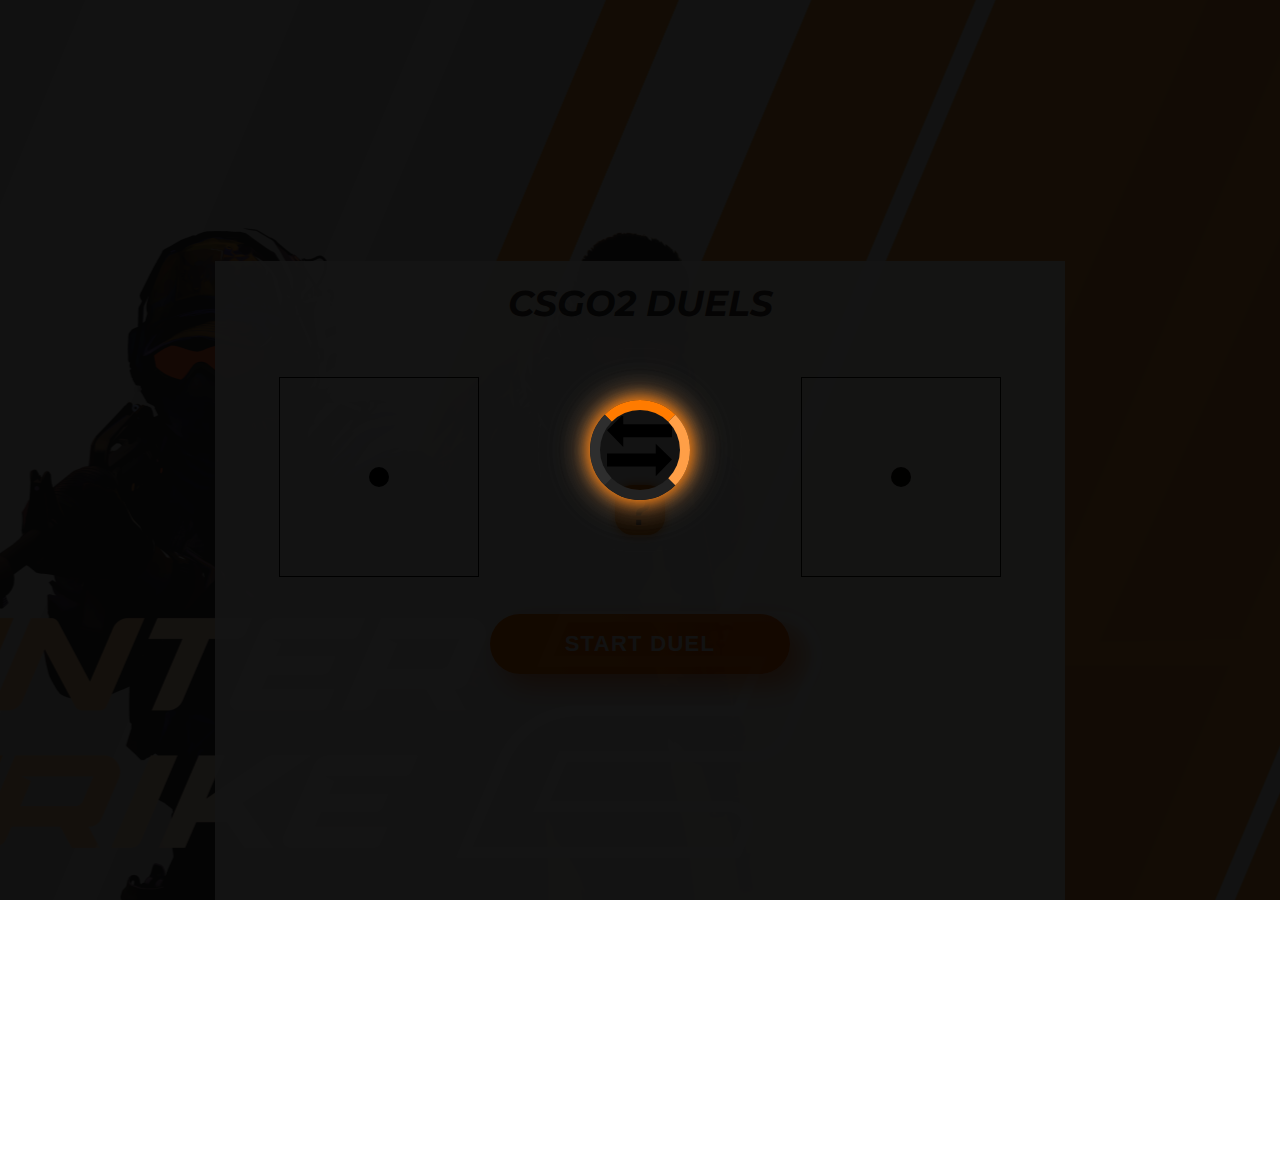
<file: index.html>
<!DOCTYPE html>
<html lang="en">
<head>
  <meta charset="UTF-8">
  <meta name="viewport" content="width=device-width, initial-scale=1.0">
  <title>PvpForMoney</title>
  <link href="https://fonts.googleapis.com/css2?family=Montserrat:wght@400;700&display=swap" rel="stylesheet">
  <link rel="stylesheet" href="./css/background.css">
  <link rel="stylesheet" href="./css/main.css">
  <link rel="stylesheet" href="./css/container.css">
  <link rel="stylesheet" href="./css/rectangular.css">
  <link rel="stylesheet" href="./css/items.css">
  <link rel="stylesheet" href="./css/footer.css">
  <link rel="stylesheet" href="./css/button.css">
  <link rel="stylesheet" href="./css/help.css">
  <link rel="stylesheet" href="./css/popup.css">
  <link rel="stylesheet" href="./css/loader.css">
  <link rel="stylesheet" href="./css/input.css">
  <link rel="stylesheet" href="./css/chat.css">
  <link rel="stylesheet" href="./css/preloader.css">
</head>
<body>
<script>
  // Function to trigger the fade-out after a delay
  setTimeout(() => {
    const preloaderWrapper = document.querySelector('.preloader-wrapper');
    preloaderWrapper.style.opacity = '0'; // Start fading out

    // After fade-out animation completes (1 second), hide the preloader completely
    setTimeout(() => {
      preloaderWrapper.style.visibility = 'hidden'; // Hide it completely from the layout
    }, 1000); // Matches the fade-out duration
  }, 3000); // Keep the preloader visible for 3 seconds before fading out
</script>

<div class="preloader-wrapper">
  <div class="preloader">

  </div>
</div>


<div class="popup-container">
  <div class="popup-box">
    <h1>How It Works</h1>
    <ol>
      <li>Hop on the Cybershock server to start the game.</li>
      <li>Type in the session ID for the game you're playing with your opponent.</li>
      <li>Send a trade offer to our bot with the item you picked from your inventory.</li>
      <li>You and your friend's skins will be held by the bot until one of you wins the game.</li>
      <li>When our bot receives the skin, it will automatically appear on the screen vice blinking dot so you can see what each player is putting up.</li>
      <li>
        When the game’s over, the winner gets all the skins!
        Keep in mind, it takes one week for the items to be unlocked from the trade ban and sent back to the winer.
        Good luck and have fun!
      </li>
    </ol>
    <button class="close-btn">OK</button>
  </div>
</div>

<div class="popup-container2">
  <div class="popup-box2">
    <h1>Enter session ID</h1>
    <div class="input-wrapper">
      <label for="input"></label>
      <input id="input" maxlength='12' value=''/>
    </div>
    <button class="close-btn2">
      Check ID and send trade request
    </button>
  </div>
</div>

<!-- Chat Popup -->
<div id="chat-popup" class="chat-popup hidden">
  <div class="chat-container">
    <div class="chat-header">
      Chat with Us
      <button id="close-chat" class="close-button">&times;</button>
    </div>
    <div class="chat-messages">
      <!-- Initial Chat Description -->
      <div class="message received">
        This is an online chat of the PvP4Money service. We offer you 24/7 online support. How can we assist you today?
      </div>
    </div>
    <div class="chat-input-container">
      <input type="text" id="chat-input" placeholder="Type your message...">
      <button id="send-button">Send</button>
    </div>
  </div>
</div>

<div class="background">
  <img src="./imgs/cs2backgroung.png" alt="background">
</div>
<div class="wrapper">
  <div class="main-container">
    <header>
      CSGO2 DUELS
    </header>
    <main>
      <div class="items">

        <div class="rect">
          <div class="loader"></div>
        </div>

        <div class="arrowsHelp">
          <div class="svg-container">
            <svg id="icons" xmlns="http://www.w3.org/2000/svg" x="0px" y="0px"
                 viewBox="0 0 19 20" xml:space="preserve">
              <g>
	            <polygon points="15,20 15,5 18,5 12.9,0 8,5 11,5 11,20 	"/>
                <polygon points="2,0 2,15 -1,15 3.9,20 9,15 6,15 6,0 	"/>
              </g>
            </svg>
          </div>
          <div class="help">
            <?xml version="1.0" encoding="iso-8859-1"?>
            <svg fill="#000000" id="Capa_1" xmlns="http://www.w3.org/2000/svg"
                 width="800px" height="800px" viewBox="0 0 27.774 27.774"
                 xml:space="preserve">
              <g>
                <path d="M10.398,22.811h4.618v4.964h-4.618V22.811z M21.058,1.594C19.854,0.532,17.612,0,14.33,0c-3.711,0-6.205,0.514-7.482,1.543
                    c-1.277,1.027-1.916,3.027-1.916,6L4.911,8.551h4.577l-0.02-1.049c0-1.424,0.303-2.377,0.907-2.854
                    c0.604-0.477,1.814-0.717,3.632-0.717c1.936,0,3.184,0.228,3.74,0.676c0.559,0.451,0.837,1.457,0.837,3.017
                    c0,1.883-0.745,3.133-2.237,3.752l-1.797,0.766c-1.882,0.781-3.044,1.538-3.489,2.27c-0.442,0.732-0.665,2.242-0.665,4.529h4.68
                    v-0.646c0-1.41,0.987-2.533,2.965-3.365c2.03-0.861,3.343-1.746,3.935-2.651c0.592-0.908,0.888-2.498,0.888-4.771
                    C22.863,4.625,22.261,2.655,21.058,1.594z"/>
              </g>
            </svg>
          </div>
        </div>

        <div class="rect">
          <div class="loader"></div>
<!--          <img id="firstItem" src="./imgs/butt2.png" alt="your item">-->
        </div>

      </div>
    </main>
    <!-- Hover #2 free preset -->
    <div class="wrap">
      <button class="button">START DUEL</button>
    </div>

<!--    I added this here just not to anchor footer, and now it looks fine, I could be solved better,
But I do not want spent more time on this
-->
  <div style="height: 100%" class="footer-wrapper-test">

  </div>
    <footer style="align-items: end">
      <div class="footer-container">
        <p>&copy; 2025 PvpForMoney. All rights reserved.</p>
        <ul class="footer-links">
          <li><a href="./htmls/privacy.html">Privacy Policy</a></li>
          <li><a href=./htmls/terms.html>Terms of Service</a></li>
          <li><a href="./htmls/contact.html">Contact Us</a></li>
          <li><a href="#">Main Page</a></li>
          <li>
            <button id="open-chat" class="chat-trigger">
              <?xml version="1.0" encoding="iso-8859-1"?>
              <svg fill="#000000" height="25px" width="20px" id="Capa_1" xmlns="http://www.w3.org/2000/svg"
                   viewBox="0 0 60.019 60.019" xml:space="preserve">
                <g>
                    <path d="M59.888,47.514l-3.839-11.518c2.056-3.615,3.14-7.716,3.14-11.893c0-13.286-10.809-24.095-24.095-24.095
                        c-8.242,0-15.824,4.223-20.219,11.007c3.089-1.291,6.477-2.007,10.029-2.007C39.294,9.01,51,20.716,51,35.104
                        c0,3.996-0.905,7.783-2.518,11.172l10.263,2.701c0.085,0.022,0.17,0.033,0.255,0.033c0.006,0,0.014-0.001,0.02,0
                        c0.553,0,1-0.448,1-1C60.019,47.829,59.972,47.66,59.888,47.514z"/>
                  <path d="M24.905,11.01C11.619,11.01,0.81,21.819,0.81,35.104c0,4.176,1.084,8.277,3.14,11.893L0.051,58.693
                        c-0.116,0.349-0.032,0.732,0.219,1C0.462,59.898,0.727,60.01,1,60.01c0.085,0,0.17-0.011,0.255-0.033l12.788-3.365
                        c3.35,1.694,7.097,2.587,10.862,2.587C38.191,59.199,49,48.39,49,35.104S38.191,11.01,24.905,11.01z M41.246,26.799
                        c-0.152,0.083-0.317,0.123-0.479,0.123c-0.354,0-0.696-0.188-0.878-0.519c-2.795-5.097-8.115-8.679-13.883-9.349
                        c-0.549-0.063-0.941-0.56-0.878-1.108c0.063-0.548,0.558-0.942,1.108-0.878c6.401,0.743,12.304,4.718,15.406,10.373
                        C41.908,25.926,41.73,26.534,41.246,26.799z"/>
                </g>
              </svg>
            </button>
          </li>
        </ul>
      </div>
    </footer>
  </div>
</div>
<script src="./js/chat.js"></script>
<script src="./js/popup.js"></script>
<script src="./js/val.js"></script>
</body>
</html>
</file>
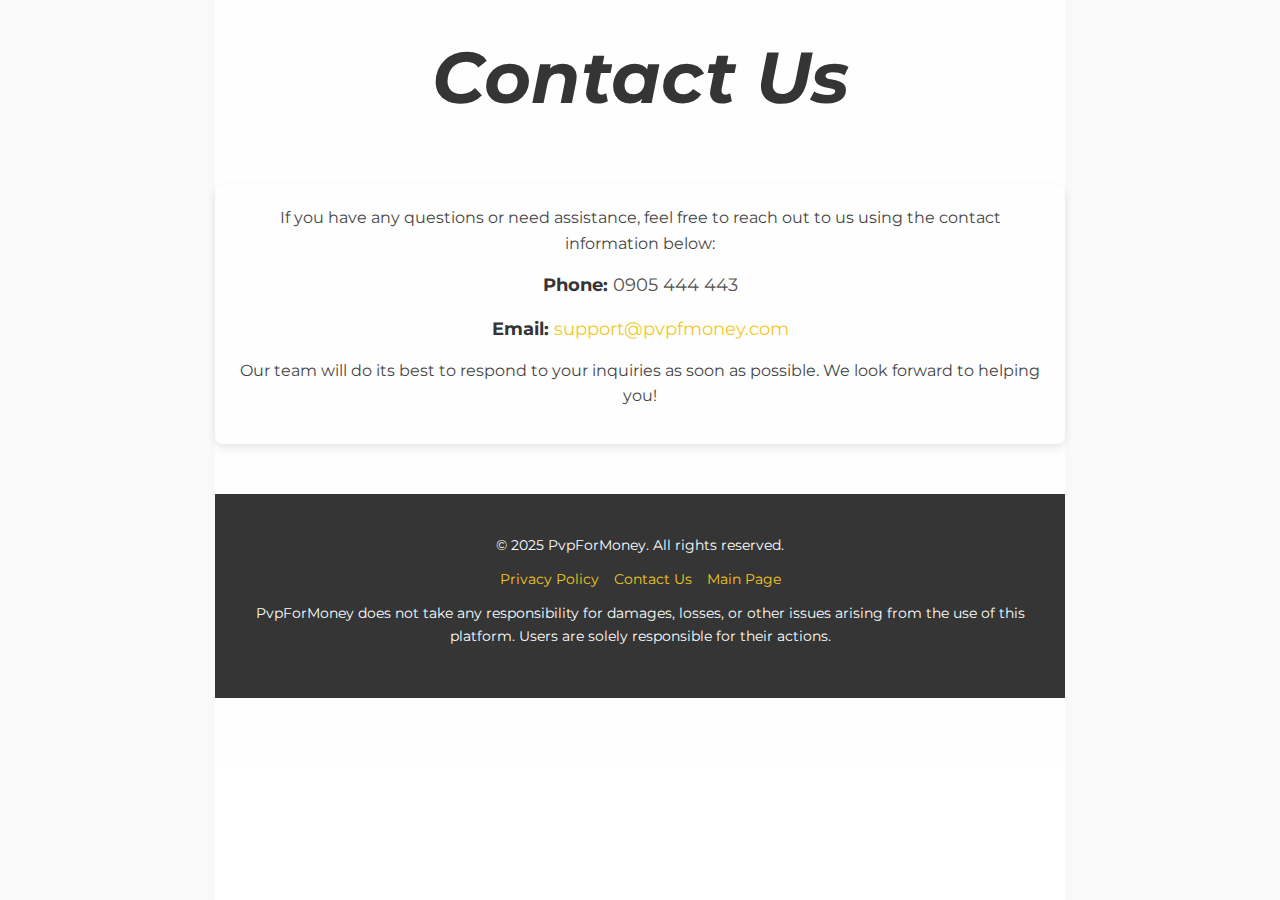
<file: htmls/contact.html>
<!DOCTYPE html>
<html lang="en">
<head>
  <meta charset="UTF-8">
  <meta name="viewport" content="width=device-width, initial-scale=1.0">
  <title>Contact Us - PvpForMoney</title>
  <link href="https://fonts.googleapis.com/css2?family=Montserrat:wght@400;700&display=swap" rel="stylesheet">
  <link rel="stylesheet" href="../css/background.css">
  <link rel="stylesheet" href="../css/main.css">
  <link rel="stylesheet" href="../css/container.css">
  <link rel="stylesheet" href="../css/rectangular.css">
  <link rel="stylesheet" href="../css/items.css">
  <link rel="stylesheet" href="../css/footer.css">
  <link rel="stylesheet" href="../css/button.css">
  <style>
    body {
      font-family: 'Montserrat', sans-serif;
      line-height: 1.6;
      background-color: #f9f9f9;
      color: #333;
      margin: 0;
      padding: 0;
    }

    .main-container{
      text-align: center;
      position: relative;
      z-index: 2;
      width: 850px;
      height: 100%;
      background: white;
      opacity: 1;
    }

    .contact-container {
      max-width: 900px;
      margin: 50px auto;
      padding: 20px;
      background: #fff;
      border-radius: 8px;
      box-shadow: 0 4px 8px rgba(0, 0, 0, 0.1);
    }

    h1 {
      text-align: center;
      color: #222;
      margin-bottom: 20px;
    }

    p {
      margin-bottom: 15px;
    }

    .contact-info {
      font-size: 1.1rem;
      color: #444;
    }

    .contact-info span {
      font-weight: bold;
      color: #222;
    }

    footer {
      top: 0;
      background-color: #222;
      color: #fff;
      text-align: center;
      padding: 20px 0;
      font-family: 'Montserrat', sans-serif;
      position: relative;
      z-index: 2;
      margin-top: 40px;
    }

    .footer-container {
      max-width: 1200px;
      margin: 0 auto;
      padding: 20px;
    }

    .footer-container p {
      font-size: 14px;
      margin-bottom: 10px;
    }

    .footer-links {
      list-style: none;
      padding: 0;
      margin: 10px 0;
      display: flex;
      justify-content: center;
      gap: 15px;
    }

    .footer-links li {
      display: inline-block;
    }

    .footer-links a {
      text-decoration: none;
      color: #f1c40f; /* Gold color */
      font-size: 14px;
      transition: color 0.3s;
    }

    .footer-links a:hover {
      color: #ff6347; /* Light red on hover */
    }

  </style>
</head>
<body>
<div class="wrapper">
  <div class="main-container-contact">
    <header>
      <h1>Contact Us</h1>
    </header>

    <main>
      <div class="contact-container">
        <p>If you have any questions or need assistance, feel free to reach out to us using the contact information below:</p>

        <div class="contact-info">
          <p><span>Phone:</span> 0905 444 443</p>
          <p><span>Email:</span> <a href="mailto:support@pvpfmoney.com" style="color: #f1c40f; text-decoration: none;">support@pvpfmoney.com</a></p>
        </div>

        <p>Our team will do its best to respond to your inquiries as soon as possible. We look forward to helping you!</p>
      </div>
    </main>


    <footer>
      <div class="footer-container">
        <p>&copy; 2025 PvpForMoney. All rights reserved.</p>
        <ul class="footer-links">
          <li><a href="privacy.html">Privacy Policy</a></li>
          <li><a href="contact.html">Contact Us</a></li>
          <li><a href="../index.html">Main Page</a></li>
        </ul>
        <p style="font-size: 0.9rem; margin-top: 10px;">PvpForMoney does not take any responsibility for damages, losses, or other issues arising from the use of this platform. Users are solely responsible for their actions.</p>
      </div>
    </footer>

  </div>
</div>
</body>
</html>
</file>
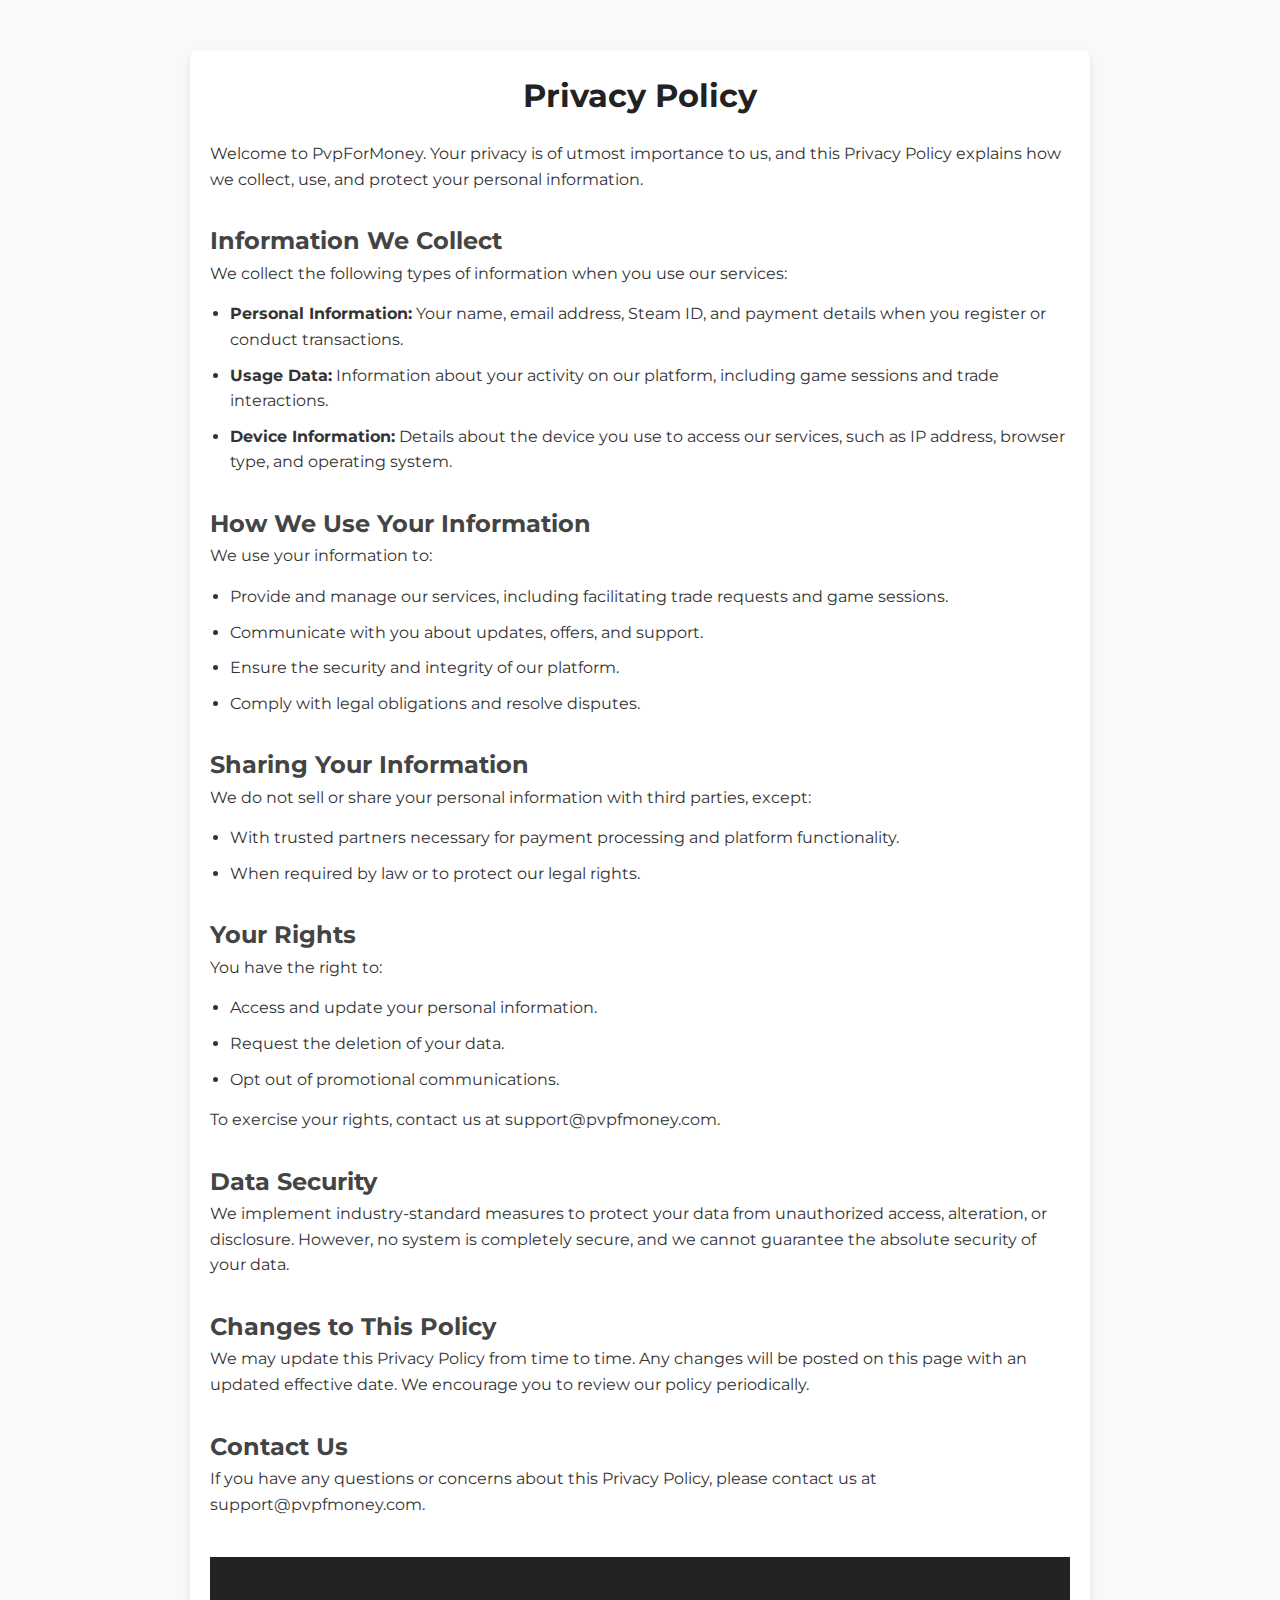
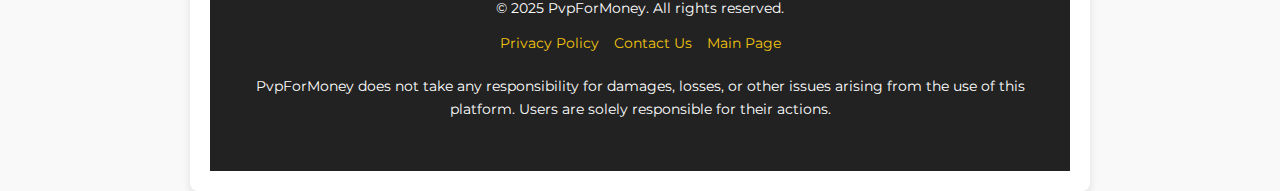
<file: htmls/privacy.html>
<!DOCTYPE html>
<html lang="en">
<head>
    <meta charset="UTF-8">
    <meta name="viewport" content="width=device-width, initial-scale=1.0">
    <title>Privacy Policy | PvpForMoney</title>
    <link href="https://fonts.googleapis.com/css2?family=Montserrat:wght@400;700&display=swap" rel="stylesheet">
    <link rel="stylesheet" href="../css/background.css">
    <link rel="stylesheet" href="../css/main2.css">
    <link rel="stylesheet" href="../css/container.css">
    <link rel="stylesheet" href="../css/footer.css">
    <style>
        body {
            font-family: 'Montserrat', sans-serif;
            line-height: 1.6;
            background-color: #f9f9f9;
            color: #333;
            margin: 0;
            padding: 0;
        }

        .policy-container {
            max-width: 900px;
            margin: 50px auto;
            padding: 20px;
            background: #fff;
            border-radius: 8px;
            box-shadow: 0 4px 8px rgba(0, 0, 0, 0.1);
        }

        h1 {
            text-align: center;
            color: #222;
            margin-bottom: 20px;
        }

        h2 {
            margin-top: 30px;
            color: #444;
        }

        p, ul {
            margin-bottom: 15px;
        }

        ul {
            padding-left: 20px;
        }

        ul li {
            margin-bottom: 10px;
        }

        footer {
            top: 0;
            background-color: #222;
            color: #fff;
            text-align: center;
            padding: 20px 0;
            font-family: 'Montserrat', sans-serif;
            position: relative;
            z-index: 2;
            margin-top: 40px;
        }

        .footer-container {
            max-width: 1200px;
            margin: 0 auto;
            padding: 20px;
        }

        .footer-container p {
            font-size: 14px;
            margin-bottom: 10px;
        }

        .footer-links {
            list-style: none;
            padding: 0;
            margin: 10px 0;
            display: flex;
            justify-content: center;
            gap: 15px;
        }

        .footer-links li {
            display: inline-block;
        }

        .footer-links a {
            text-decoration: none;
            color: #f1c40f; /* Gold color */
            font-size: 14px;
            transition: color 0.3s;
        }

        .footer-links a:hover {
            color: #ff6347; /* Light red on hover */
        }
    </style>
</head>
<body>
<div class="policy-container">
    <h1>Privacy Policy</h1>

    <p>Welcome to PvpForMoney. Your privacy is of utmost importance to us, and this Privacy Policy explains how we collect, use, and protect your personal information.</p>

    <h2>Information We Collect</h2>
    <p>We collect the following types of information when you use our services:</p>
    <ul>
        <li><strong>Personal Information:</strong> Your name, email address, Steam ID, and payment details when you register or conduct transactions.</li>
        <li><strong>Usage Data:</strong> Information about your activity on our platform, including game sessions and trade interactions.</li>
        <li><strong>Device Information:</strong> Details about the device you use to access our services, such as IP address, browser type, and operating system.</li>
    </ul>

    <h2>How We Use Your Information</h2>
    <p>We use your information to:</p>
    <ul>
        <li>Provide and manage our services, including facilitating trade requests and game sessions.</li>
        <li>Communicate with you about updates, offers, and support.</li>
        <li>Ensure the security and integrity of our platform.</li>
        <li>Comply with legal obligations and resolve disputes.</li>
    </ul>

    <h2>Sharing Your Information</h2>
    <p>We do not sell or share your personal information with third parties, except:</p>
    <ul>
        <li>With trusted partners necessary for payment processing and platform functionality.</li>
        <li>When required by law or to protect our legal rights.</li>
    </ul>

    <h2>Your Rights</h2>
    <p>You have the right to:</p>
    <ul>
        <li>Access and update your personal information.</li>
        <li>Request the deletion of your data.</li>
        <li>Opt out of promotional communications.</li>
    </ul>
    <p>To exercise your rights, contact us at <a href="mailto:support@pvpfmoney.com">support@pvpfmoney.com</a>.</p>

    <h2>Data Security</h2>
    <p>We implement industry-standard measures to protect your data from unauthorized access, alteration, or disclosure. However, no system is completely secure, and we cannot guarantee the absolute security of your data.</p>

    <h2>Changes to This Policy</h2>
    <p>We may update this Privacy Policy from time to time. Any changes will be posted on this page with an updated effective date. We encourage you to review our policy periodically.</p>

    <h2>Contact Us</h2>
    <p>If you have any questions or concerns about this Privacy Policy, please contact us at <a href="mailto:support@pvpfmoney.com">support@pvpfmoney.com</a>.</p>


    <footer>
        <div class="footer-container">
            <p>&copy; 2025 PvpForMoney. All rights reserved.</p>
            <ul class="footer-links">
                <li><a href="privacy.html">Privacy Policy</a></li>
                <li><a href="contact.html">Contact Us</a></li>
                <li><a href="../index.html">Main Page</a></li>

            </ul>
            <p style="font-size: 0.9rem; margin-top: 10px;">PvpForMoney does not take any responsibility for damages, losses, or other issues arising from the use of this platform. Users are solely responsible for their actions.</p>
        </div>
    </footer>

</div>
</body>
</html>
</file>
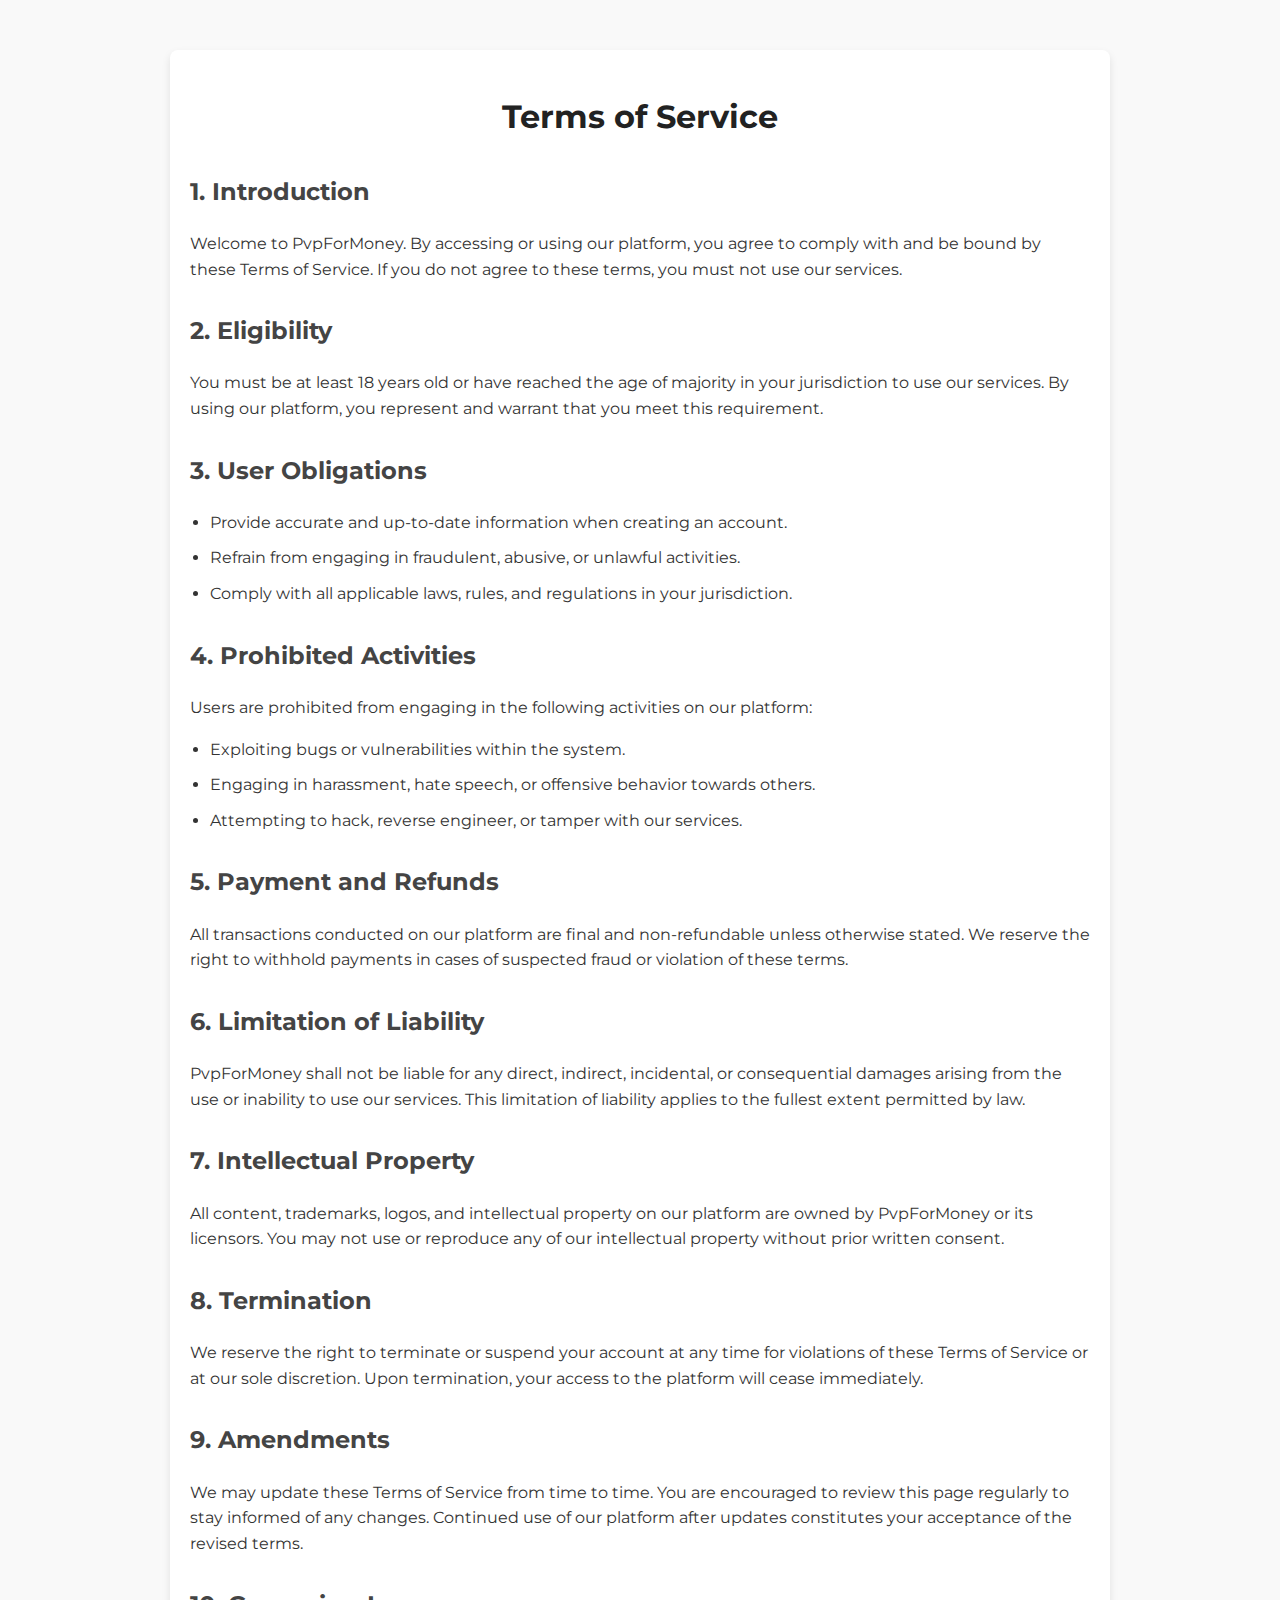
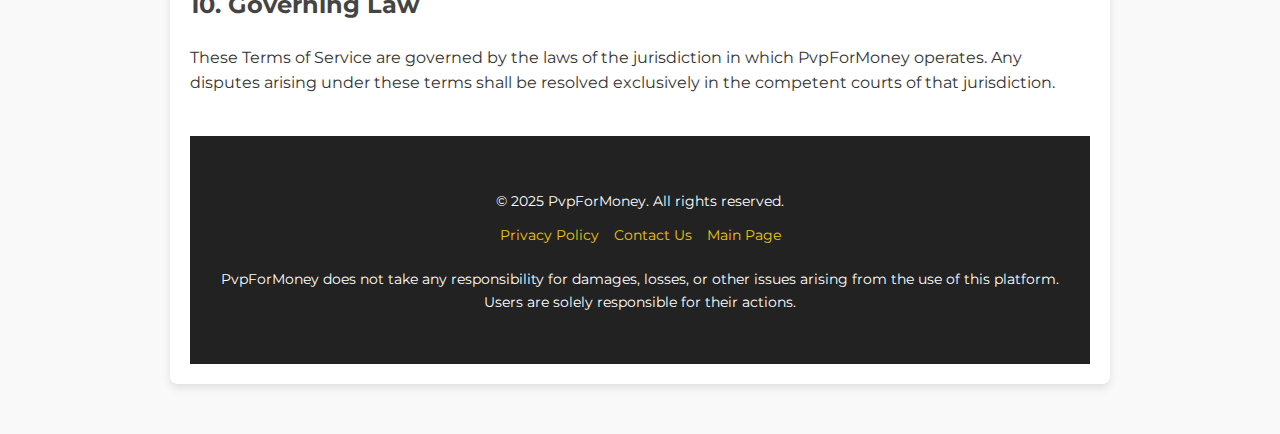
<file: htmls/terms.html>
<!DOCTYPE html>
<html lang="en">
<head>
  <meta charset="UTF-8">
  <meta name="viewport" content="width=device-width, initial-scale=1.0">
  <title>Terms of Service - PvpForMoney</title>
  <link href="https://fonts.googleapis.com/css2?family=Montserrat:wght@400;700&display=swap" rel="stylesheet">
  <style>
    body {
      font-family: 'Montserrat', sans-serif;
      line-height: 1.6;
      background-color: #f9f9f9;
      color: #333;
      margin: 0;
      padding: 0;
    }

    .policy-container {
      max-width: 900px;
      margin: 50px auto;
      padding: 20px;
      background: #fff;
      border-radius: 8px;
      box-shadow: 0 4px 8px rgba(0, 0, 0, 0.1);
    }

    h1 {
      text-align: center;
      color: #222;
      margin-bottom: 20px;
    }

    h2 {
      margin-top: 30px;
      color: #444;
    }

    p, ul {
      margin-bottom: 15px;
    }

    ul {
      padding-left: 20px;
    }

    ul li {
      margin-bottom: 10px;
    }

    footer {
      top: 0;
      background-color: #222;
      color: #fff;
      text-align: center;
      padding: 20px 0;
      font-family: 'Montserrat', sans-serif;
      position: relative;
      z-index: 2;
      margin-top: 40px;
    }

    .footer-container {
      max-width: 1200px;
      margin: 0 auto;
      padding: 20px;
    }

    .footer-container p {
      font-size: 14px;
      margin-bottom: 10px;
    }

    .footer-links {
      list-style: none;
      padding: 0;
      margin: 10px 0;
      display: flex;
      justify-content: center;
      gap: 15px;
    }

    .footer-links li {
      display: inline-block;
    }

    .footer-links a {
      text-decoration: none;
      color: #f1c40f; /* Gold color */
      font-size: 14px;
      transition: color 0.3s;
    }

    .footer-links a:hover {
      color: #ff6347; /* Light red on hover */
    }

    .social-icons {
      margin-top: 10px;
    }

    .social-icons a {
      margin: 0 5px;
      display: inline-block;
    }

    .social-icons img {
      width: 24px;
      height: 24px;
      filter: invert(1); /* White icons */
      transition: transform 0.3s;
    }

    .social-icons a:hover img {
      transform: scale(1.2); /* Slight zoom on hover */
    }
  </style>
</head>
<body>
<div class="policy-container">
  <header>
    <h1>Terms of Service</h1>
  </header>

  <main>
    <div class="content-container">
      <h2>1. Introduction</h2>
      <p>Welcome to PvpForMoney. By accessing or using our platform, you agree to comply with and be bound by these Terms of Service. If you do not agree to these terms, you must not use our services.</p>

      <h2>2. Eligibility</h2>
      <p>You must be at least 18 years old or have reached the age of majority in your jurisdiction to use our services. By using our platform, you represent and warrant that you meet this requirement.</p>

      <h2>3. User Obligations</h2>
      <ul>
        <li>Provide accurate and up-to-date information when creating an account.</li>
        <li>Refrain from engaging in fraudulent, abusive, or unlawful activities.</li>
        <li>Comply with all applicable laws, rules, and regulations in your jurisdiction.</li>
      </ul>

      <h2>4. Prohibited Activities</h2>
      <p>Users are prohibited from engaging in the following activities on our platform:</p>
      <ul>
        <li>Exploiting bugs or vulnerabilities within the system.</li>
        <li>Engaging in harassment, hate speech, or offensive behavior towards others.</li>
        <li>Attempting to hack, reverse engineer, or tamper with our services.</li>
      </ul>

      <h2>5. Payment and Refunds</h2>
      <p>All transactions conducted on our platform are final and non-refundable unless otherwise stated. We reserve the right to withhold payments in cases of suspected fraud or violation of these terms.</p>

      <h2>6. Limitation of Liability</h2>
      <p>PvpForMoney shall not be liable for any direct, indirect, incidental, or consequential damages arising from the use or inability to use our services. This limitation of liability applies to the fullest extent permitted by law.</p>

      <h2>7. Intellectual Property</h2>
      <p>All content, trademarks, logos, and intellectual property on our platform are owned by PvpForMoney or its licensors. You may not use or reproduce any of our intellectual property without prior written consent.</p>

      <h2>8. Termination</h2>
      <p>We reserve the right to terminate or suspend your account at any time for violations of these Terms of Service or at our sole discretion. Upon termination, your access to the platform will cease immediately.</p>

      <h2>9. Amendments</h2>
      <p>We may update these Terms of Service from time to time. You are encouraged to review this page regularly to stay informed of any changes. Continued use of our platform after updates constitutes your acceptance of the revised terms.</p>

      <h2>10. Governing Law</h2>
      <p>These Terms of Service are governed by the laws of the jurisdiction in which PvpForMoney operates. Any disputes arising under these terms shall be resolved exclusively in the competent courts of that jurisdiction.</p>
    </div>
  </main>

  <footer>
    <div class="footer-container">
      <p>&copy; 2025 PvpForMoney. All rights reserved.</p>
      <ul class="footer-links">
        <li><a href="privacy.html">Privacy Policy</a></li>
        <li><a href="contact.html">Contact Us</a></li>
        <li><a href="../index.html">Main Page</a></li>

      </ul>
      <p style="font-size: 0.9rem; margin-top: 10px;">PvpForMoney does not take any responsibility for damages, losses, or other issues arising from the use of this platform. Users are solely responsible for their actions.</p>
    </div>
  </footer>
</div>
</body>
</html>
</file>
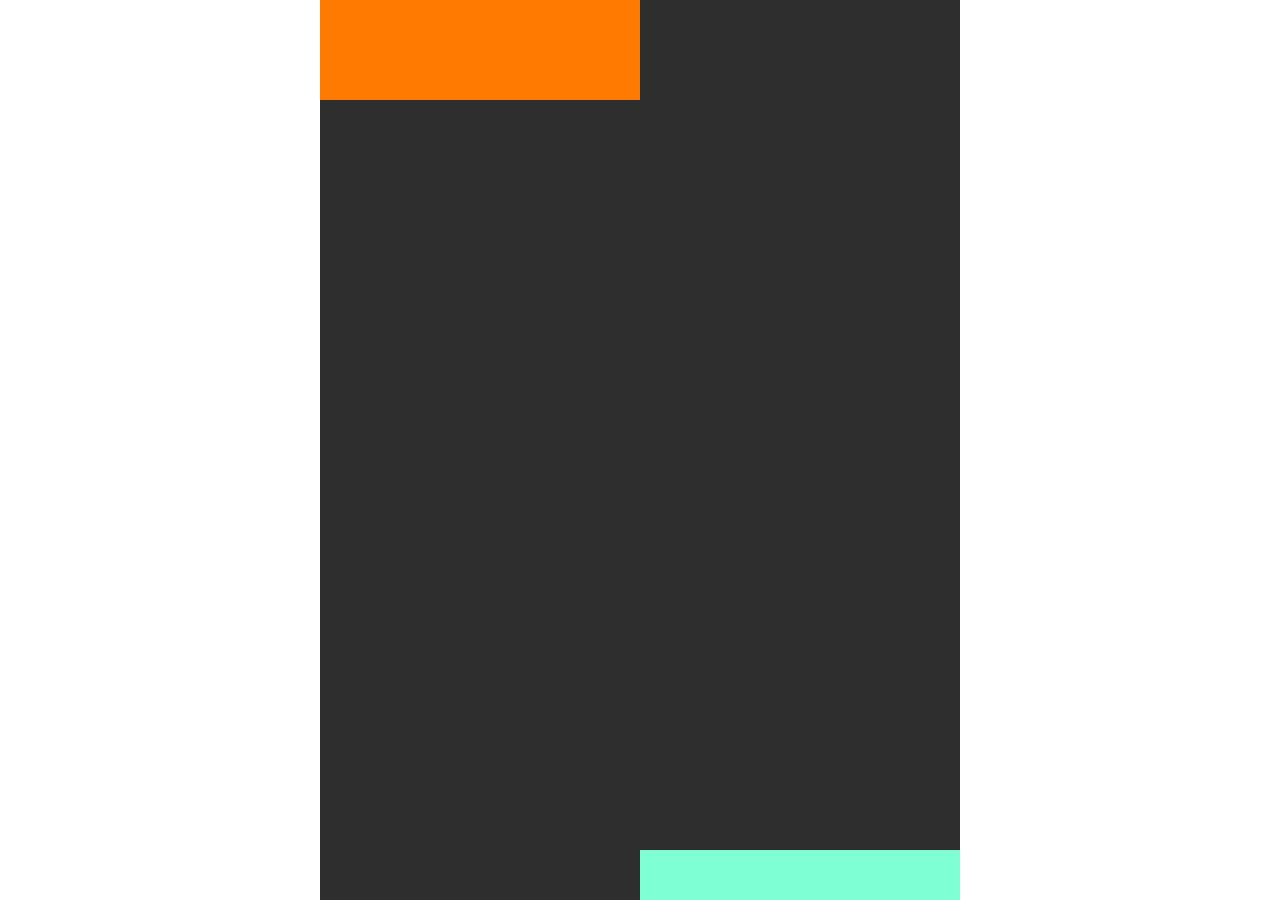
<file: test/test.html>
<!DOCTYPE html>
<html lang="en">
<head>
    <meta charset="UTF-8">
    <title>Test</title>
</head>
<body style="margin: 0; padding: 0; display: flex; justify-content: center">
<div style="display:flex; background-color: #2e2e2e; width: 50vw; height: 100vh;">
    <div class="header-wrapper-test" style="display: flex; width: 100%; height: 100%">
        <div class="div-for-the-header" style="background-color: #ff7a00; width: 100%; height: 100px"></div>
    </div>
    <div style="display: flex; height: 100%; width: 100%; align-items: end">
        <div class="div-for-the-footer" style="background-color: aquamarine; width: 100%; height: 50px"></div>
    </div>
</div>
</body>
</html>
</file>
<file: css/background.css>
.background{
    top: 0;
    left: 0;
    z-index: 1;
    overflow: hidden;
    position: absolute;
    width: 100%;
    height: 100%;
    background: white;
}
</file>
<file: css/main.css>
* {
    margin: 0;
    padding: 0;
    box-sizing: border-box;
}

body, html {
    height: 100%;
    overflow: hidden;
}

header {
    font-family: 'Montserrat', sans-serif;
    font-size: 36px;
    font-weight: 700;
    font-style: oblique;
    color: #333;
    margin: 20px 0;
    position: relative;
    z-index: 2;

}

main {
    position: relative;
    z-index: 2;
}

img {
    height: 100%;
    width: 100%;
    object-fit: cover;
    opacity: 0.8;
}

.wrapper {
    position: relative;
    z-index: 2;
    display: flex;
    width: 100%;
    height: 100%;
    justify-content: center;
}


.arrowsHelp {
    display: flex;
    flex-direction: column;
    justify-content: center;
}

.svg-container svg {
    width: 65px;
    height: 65px;
    transform: rotate(90deg);
}
</file>
<file: css/container.css>
.main-container{
    display: flex;
    flex-direction: column;
    gap: 2rem;
    text-align: center;
    position: relative;
    z-index: 2;
    width: 850px;
    height: 100%;
    background: white;
    opacity: 0.91;
}
.main-container-contact{
    text-align: center;
    position: relative;
    z-index: 2;
    width: 850px;
    height: 100%;
    background: white;
    opacity: 0.91;
}
</file>
<file: css/rectangular.css>
.rect{
    display: inline-flex;
    height: 200px;
    width: 200px;
    border: 1px solid black;
    align-items: center;
    justify-content: center;
}
</file>
<file: css/items.css>
.items {
    display: flex;
    justify-content: space-around;
    /*background-color: red;*/
}
</file>
<file: css/footer.css>
footer {
    top: 0;
    background-color: #222;
    color: #fff;
    text-align: center;
    padding: 20px 0;
    font-family: 'Montserrat', sans-serif;
    position: relative;
    z-index: 2;
    margin-top: 40px;
}

.footer-container {
    max-width: 1200px;
    margin: 0 auto;
    padding: 20px;
}

.footer-container p {
    font-size: 14px;
    margin-bottom: 10px;
}

.footer-links {
    list-style: none;
    padding: 0;
    margin: 10px 0;
    display: flex;
    justify-content: center;
    align-items: center; /* Вертикальное центрирование */
    gap: 15px;
}

.footer-links li {
    display: inline-flex; /* Для гибкости и центрирования содержимого */
    align-items: center;
}

.footer-links a {
    text-decoration: none;
    color: #f1c40f; /* Золотистый оттенок */
    font-size: 14px;
    transition: color 0.3s;
}

.footer-links a:hover {
    color: #ff6347; /* Светло-красный при наведении */
}

.chat-trigger {
    background: none; /* Убираем стандартный фон кнопки */
    border: none; /* Убираем границы */
    cursor: pointer; /* Меняем указатель на "руку" */
    display: flex; /* Для центрирования содержимого внутри кнопки */
    justify-content: center;
    align-items: center;
    padding: 10px;
    transition: transform 0.3s ease; /* Анимация при наведении */
}

.chat-trigger:hover {
    transform: scale(1.1); /* Лёгкое увеличение при наведении */
}

.chat-trigger svg {
    display: block; /* Чтобы SVG занимал всю кнопку */
}

.social-icons {
    margin-top: 10px;
}

.social-icons a {
    margin: 0 5px;
    display: inline-block;
}

.social-icons img {
    width: 24px;
    height: 24px;
    filter: invert(1); /* Белые иконки */
    transition: transform 0.3s;
}

.social-icons a:hover img {
    transform: scale(1.2); /* Лёгкое увеличение при наведении */
}
</file>
<file: css/button.css>
.wrap {
    height: 260px;
    display: flex;
    align-items: center;
    justify-content: center;
}

.button {
    min-width: 300px;
    min-height: 60px;
    display: inline-flex;
    font-family: 'Nunito', sans-serif;
    font-size: 22px;
    align-items: center;
    justify-content: center;
    text-transform: uppercase;
    text-align: center;
    letter-spacing: 1.3px;
    font-weight: 700;
    color: #f3f3f3;
    background: #ff7b00;
    background: linear-gradient(90deg, rgba(255,123,0,1) 0%, rgba(255,93,0,1) 100%);
    border: none;
    border-radius: 1000px;
    box-shadow: 12px 12px 24px rgba(255,93,0, .6);
    transition: all 0.3s ease-in-out 0s;
    cursor: pointer;
    outline: none;
    position: relative;
    padding: 10px;
}

.button::before {
    content: '';
    border-radius: 1000px;
    min-width: calc(300px + 12px);
    min-height: calc(60px + 12px);
    border: 6px solid #ffcc00;
    box-shadow: 0 0 60px rgba(255,204,0,.64);
    position: absolute;
    top: 50%;
    left: 50%;
    transform: translate(-50%, -50%);
    opacity: 0;
    transition: all .3s ease-in-out 0s;
}

.button:hover,
.button:focus {
    color: #f3f3f3;
    transform: translateY(-6px);
}

.button:hover::before,
.button:focus::before {
    opacity: 1;
}

.button::after {
    content: '';
    width: 30px; height: 30px;
    border-radius: 100%;
    border: 6px solid #ffcc00;
    position: absolute;
    z-index: -1;
    top: 50%;
    left: 50%;
    transform: translate(-50%, -50%);
    animation: ring 3s infinite;
}

.button:hover::after,
.button:focus::after {
    animation: none;
    display: none;
}

@keyframes ring {
    0% {
        width: 30px;
        height: 30px;
        opacity: 1;
    }
    100% {
        width: 300px;
        height: 300px;
        opacity: 0;
    }
}
</file>
<file: css/help.css>
.help svg {
    border-radius: 18px;
    padding: 10px;
    width: 50px;
    height: 50px;
    background-color: #ff7b00;
    box-shadow: 0 0 10px #ff7b00;

    animation-name: breath;
    animation-duration: 5s;
    animation-iteration-count: infinite;

    cursor: pointer;
}

@keyframes breath {
    10%{
        background-color: #ff7b00;
    }
    50%{
        background-color: rgb(255, 204, 0);
    }
    100%{
        background-color: #ff7b00;
    }
}
</file>
<file: css/popup.css>
.popup-container {
    position: absolute;
    width: 100%;
    height: 100%;
    background-color: rgba(0, 0, 0, 0.3);
    display: flex;
    justify-content: center;
    align-items: center;
    z-index: 3;

    transition: 0.4s ease;
    opacity: 0;
    pointer-events: none;
}

.popup-container.active {
    opacity: 1;
    pointer-events: auto;
    transition: 0.4s ease;
}

.popup-container .popup-box {
    width: 550px;
    background-color: #fff;
    border-radius: 6px;
    box-shadow: 0 0 10px rgba(0, 0, 0, 0.1);
    padding: 30px;
    transform: scale(0);
}

.popup-container.active .popup-box {
    transform: scale(1);
    transition: 0.4s ease;
    transition-delay: 0.25s;
}

.popup-box h1 {
    font-family: 'Montserrat', sans-serif;
    text-align: center;
    color: #333;
    line-height: 1;
}

.popup-box p {
    color: #333;
    margin: 12px 0 20px;
}

.popup-box .close-btn{
    width: 100%;
    height: 45px;
    border-radius: 8px;
    border: none;
    outline: none;
    cursor: pointer;
}

.popup-box h1 {
    font-size: 1.8rem;
    margin-bottom: 15px;
    font-weight: bold;
    text-shadow: 1px 1px 2px rgba(0, 0, 0, 0.3);
}

.popup-box ol {
    margin: 15px 0;
    padding: 0;
    list-style: none;
    counter-reset: item-counter;
}

.popup-box ol li {
    font-size: 1.05rem;
    text-align: left;
    margin: 10px 0;
    padding-left: 20px;
    line-height: 1.6;
    position: relative;
    color: black;
}

.popup-box ol li:before {
    content: counter(item-counter) ".";
    counter-increment: item-counter;
    position: absolute;
    left: 0;
    font-weight: bold;
    color: rgb(255, 204, 0);
}
</file>
<file: css/loader.css>
.loader {
    width: 20px;
    aspect-ratio: 1;
    border-radius: 50%;
    background: #000;
    box-shadow: 0 0 0 0 #0004;
    animation: l1 1s infinite;
}
@keyframes l1 {
    100% {box-shadow: 0 0 0 30px #0000}
}
</file>
<file: css/input.css>
:root {
    --char-w: 1ch;
    --gap: 0.5ch;
    --n-char: 12; /* Adjust this value */
    --in-w: calc(var(--n-char) * (var(--char-w) + var(--gap)));
}

.input-wrapper input {
    display: block;
    margin: 2em auto;
    border: none;
    padding: 0;
    width: var(--in-w);
    background: repeating-linear-gradient(
            90deg,
            #000000 0,
            #000000 var(--char-w),
            transparent 0,
            transparent calc(var(--char-w) + var(--gap))
    )
    0 100% / calc(var(--in-w) - var(--gap)) 2px no-repeat;
    font: 5ch "Droid Sans Mono", Consolas, monospace;
    letter-spacing: var(--gap);
}

.input-wrapper input:focus {
    outline: none;
    color: #ff7b00;
}
</file>
<file: css/chat.css>
/* General Styles */
/*body {*/
/*    font-family: 'Arial', sans-serif;*/
/*    margin: 0;*/
/*    padding: 0;*/
/*    background: linear-gradient(135deg, #fdfcfb, #e2e2e2);*/
/*    display: flex;*/
/*    justify-content: center;*/
/*    align-items: center;*/
/*    height: 100vh;*/
/*    overflow: hidden; !* Prevent scrolling *!*/
/*}*/

/* Chat Popup Styles */
.chat-popup {
    z-index: 999;
    position: fixed;
    top: 0;
    left: 0;
    width: 100%;
    height: 100%;
    /*background: rgba(0, 0, 0, 0.5);*/
    display: flex;
    justify-content: center;
    align-items: center;
    /*backdrop-filter: blur(5px);*/
    opacity: 0;
    visibility: hidden;
    transition: opacity 0.4s ease, visibility 0.4s ease;
}

.chat-popup.show {
    opacity: 1;
    visibility: visible;
}

.chat-container {
    width: 350px;
    background-color: #fff;
    border-radius: 12px;
    box-shadow: 0 8px 16px rgba(0, 0, 0, 0.3);
    overflow: hidden;
    display: flex;
    flex-direction: column;
    transform: scale(0.8);
    transition: transform 0.4s ease;
}

.chat-popup.show .chat-container {
    transform: scale(1);
}

.chat-header {
    background: linear-gradient(135deg, #222222, #2e2e2e);
    color: #fff;
    padding: 15px;
    position: relative;
    text-align: center;
    font-weight: bold;
    font-size: 1.2em;
}

.close-button {
    position: absolute;
    top: 10px;
    right: 15px;
    background: none;
    border: none;
    color: white;
    font-size: 1.5em;
    cursor: pointer;
    transition: transform 0.3s ease;
}

.close-button:hover {
    transform: rotate(90deg);
}

.chat-messages {
    flex: 1;
    padding: 15px;
    overflow-y: auto;
    background-color: #f9f9f9;
}

.message {
    margin-bottom: 10px;
    padding: 10px;
    border-radius: 8px;
}

.message.received {
    background-color: #ececec;
    text-align: left;
}

.message.sent {
    background-color: #ff7b00;
    color: white;
    text-align: right;
}

/* Input Section */
.chat-input-container {
    display: flex;
    padding: 10px;
    border-top: 1px solid #ddd;
}

#chat-input {
    flex: 1;
    padding: 10px;
    border: 1px solid #ddd;
    border-radius: 8px;
    font-size: 1em;
}

#send-button {
    margin-left: 10px;
    padding: 10px 15px;
    background: linear-gradient(135deg, #ff7f11, #ff9f47);
    border: none;
    color: white;
    border-radius: 8px;
    font-size: 1em;
    cursor: pointer;
}

#send-button:hover {
    background: #ff7a00;
}

/* Trigger Button */
.chat-trigger {
    /*top: 600px;*/
    display: flex;
    position: absolute;
    z-index: 900;
    padding: 10px 20px;
    background: linear-gradient(135deg, #ff7f11, #ff9f47);
    color: white;
    border: none;
    border-radius: 8px;
    font-size: 1em;
    cursor: pointer;
    box-shadow: 0 4px 8px rgba(0, 0, 0, 0.2);
    /*transition: background 0.3s;*/
}

.chat-trigger:hover {
    background: #ff7a00;
}
#chat-popup {
    position: absolute; /* or fixed if you want it to stay in place even when scrolling */
    top: 50px;
    left: 50px;
    transition: transform 0.1s ease; /* Optionally add a transition for smooth effect */
    cursor: default; /* Set cursor to move by default */
}
</file>
<file: css/preloader.css>
/* Preloader wrapper */
.preloader-wrapper {
    position: fixed;
    top: 0;
    left: 0;
    width: 100%;
    height: 100%;
    background: rgba(0, 0, 0, 0.92);
    display: flex;
    justify-content: center;
    align-items: center;
    z-index: 9999;
    opacity: 1;
    transition: opacity 1s ease-out; /* Add transition for fading out */
    visibility: visible; /* Initially visible */
}

/* Preloader animation */
.preloader {
    width: 100px;
    height: 100px;
    border: 10px solid transparent;
    border-top: 10px solid #FF7B00FF;
    border-right: 10px solid #FF9F47FF;
    border-bottom: 10px solid #222222FF;
    border-left: 10px solid #2E2E2EFF;
    border-radius: 50%;
    animation: spin 2s linear infinite, glow 1.5s ease-in-out infinite;
    box-shadow: 0 0 15px #FF7B00FF, 0 0 30px #FF9F47FF, 0 0 45px #222222FF, 0 0 60px #2E2E2EFF;
}

/* Spin animation */
@keyframes spin {
    0% {
        transform: rotate(0deg);
    }
    100% {
        transform: rotate(360deg);
    }
}

/* Glow effect */
@keyframes glow {
    0% {
        box-shadow: 0 0 15px #FF7B00FF, 0 0 30px #FF9F47FF, 0 0 45px #222222FF, 0 0 60px #2E2E2EFF;
    }
    50% {
        box-shadow: 0 0 25px #FF7B00FF, 0 0 45px #FF9F47FF, 0 0 60px #222222FF, 0 0 75px #2E2E2EFF;
    }
    100% {
        box-shadow: 0 0 15px #FF7B00FF, 0 0 30px #FF9F47FF, 0 0 45px #222222FF, 0 0 60px #2E2E2EFF;
    }
}
</file>
<file: css/main2.css>
* {
    margin: 0;
    padding: 0;
    box-sizing: border-box;
}

a {
    text-decoration: none;
    color: inherit;
}

body, html {
    height: 100%;
    /*overflow: hidden;*/
}

header {
    font-family: 'Montserrat', sans-serif;
    font-size: 36px;
    font-weight: 700;
    font-style: oblique;
    color: #333;
    margin: 20px 0;
    position: relative;
    z-index: 2;

}

main {
    position: relative;
    z-index: 2;
}

.background img {
    height: 100%;
    width: 100%;
    object-fit: cover;
    opacity: 0.8;
}

#firstItem {
    height: 100%;
    width: 100%;
}

.wrapper {
    position: relative;
    z-index: 2;
    display: flex;
    width: 100%;
    height: 100%;
    justify-content: center;
}


.arrowsHelp {
    display: flex;
    flex-direction: column;
    justify-content: center;
}

.svg-container svg {
    width: 65px;
    height: 65px;
    transform: rotate(90deg);
}
</file>
